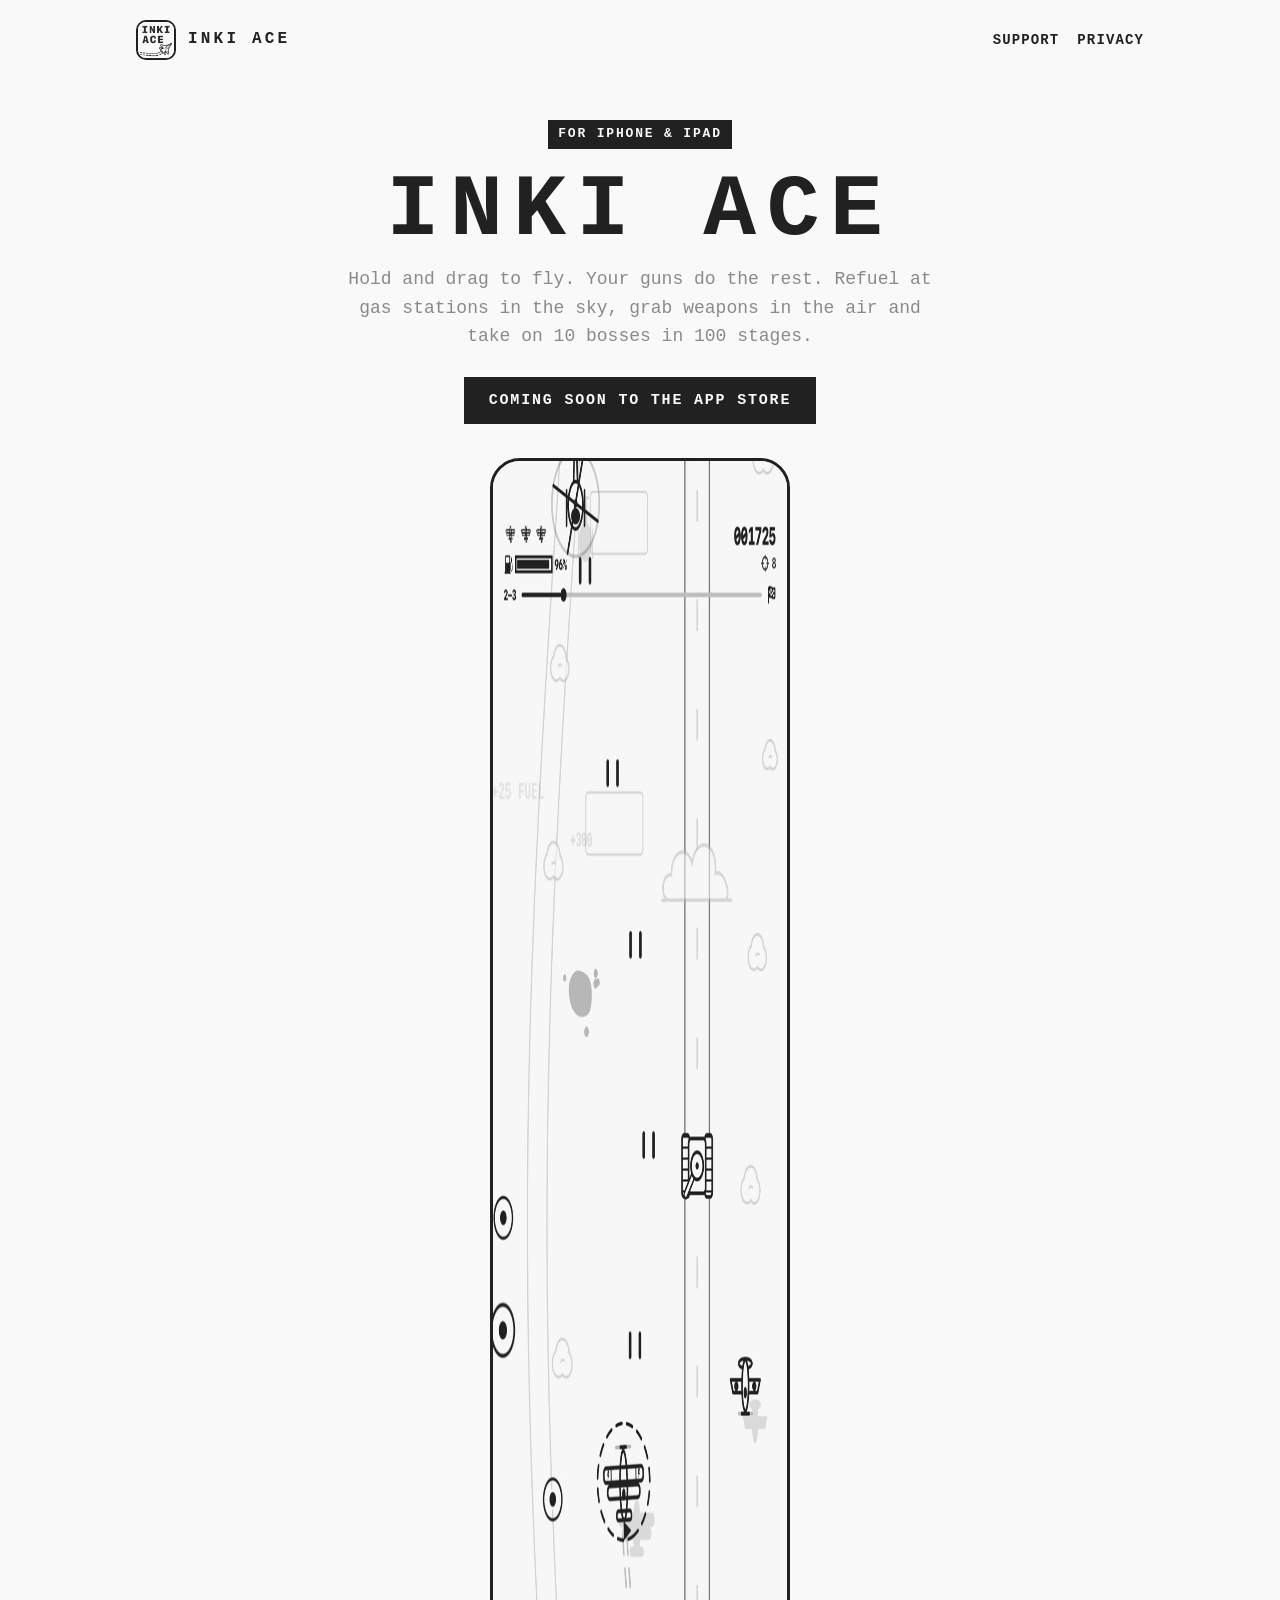
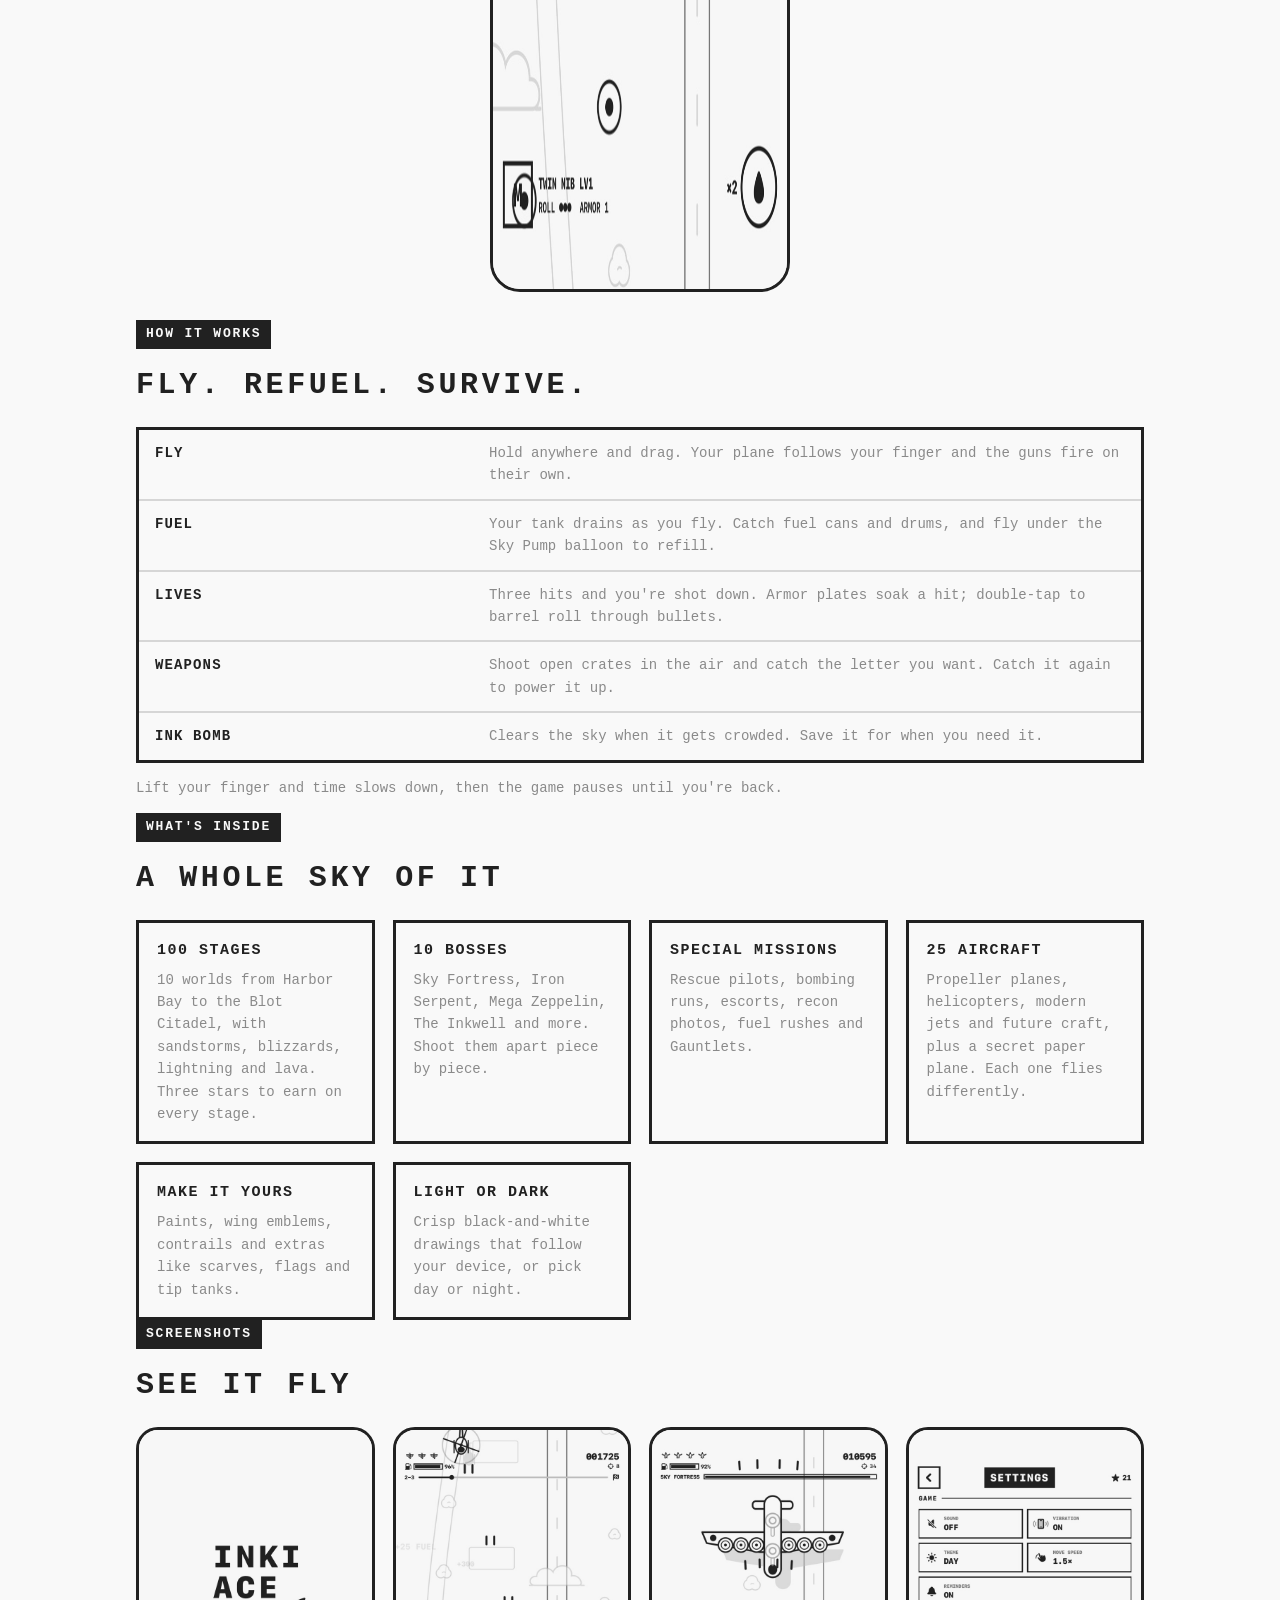
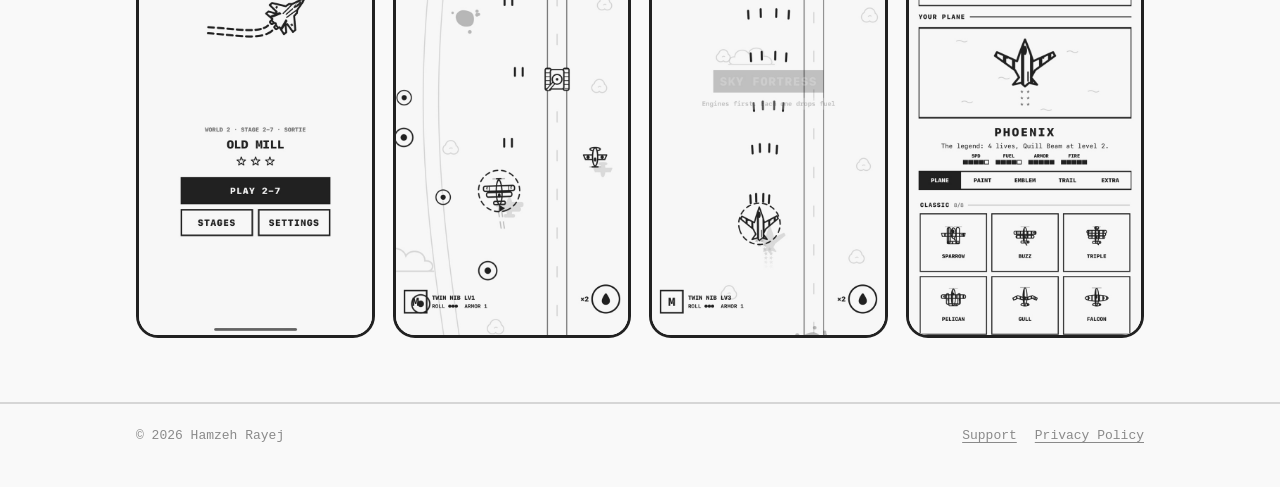
<file: index.html>
<!doctype html>
<html lang="en">
<head>
  <meta charset="utf-8">
  <meta name="viewport" content="width=device-width, initial-scale=1">
  <title>Inki Ace</title>
  <meta name="description" content="A black-and-white vertical plane shooter. Hold and drag to fly, refuel in the sky, grab weapons in the air and beat 10 bosses in 100 stages. For iPhone and iPad.">
  <meta property="og:title" content="Inki Ace: Arcade Doodle Plane Shooter">
  <meta property="og:description" content="Hold and drag to fly. Your guns do the rest. For iPhone and iPad.">
  <meta property="og:image" content="assets/02-fly-and-shoot.jpg">
  <link rel="icon" href="assets/icon.png">
  <link rel="apple-touch-icon" href="assets/apple-touch-icon.png">
  <link rel="stylesheet" href="style.css">
</head>
<body>
  <header class="wrap top">
    <a class="brand" href="./"><img src="assets/icon.png" alt=""><span>INKI ACE</span></a>
    <nav><a href="support.html">SUPPORT</a><a href="privacy.html">PRIVACY</a></nav>
  </header>

  <main>
    <div class="wrap hero">
      <span class="tag">FOR IPHONE &amp; IPAD</span>
      <h1>INKI ACE</h1>
      <p class="lede">Hold and drag to fly. Your guns do the rest. Refuel at gas stations in the sky, grab weapons in the air and take on 10 bosses in 100 stages.</p>
      <!-- Once the game is live, swap this for:
           <a class="btn" href="https://apps.apple.com/app/idYOUR_APPLE_ID">DOWNLOAD ON THE APP STORE</a> -->
      <span class="btn" aria-disabled="true">COMING SOON TO THE APP STORE</span>
      <img class="phone" src="assets/02-fly-and-shoot.jpg" alt="Flying over a valley road, shooting a tank and a helicopter" width="660" height="1434">
    </div>

    <section class="wrap">
      <span class="tag">HOW IT WORKS</span>
      <h2>FLY. REFUEL. SURVIVE.</h2>
      <div class="rules">
        <div class="rule"><b>FLY</b><span>Hold anywhere and drag. Your plane follows your finger and the guns fire on their own.</span></div>
        <div class="rule"><b>FUEL</b><span>Your tank drains as you fly. Catch fuel cans and drums, and fly under the Sky Pump balloon to refill.</span></div>
        <div class="rule"><b>LIVES</b><span>Three hits and you're shot down. Armor plates soak a hit; double-tap to barrel roll through bullets.</span></div>
        <div class="rule"><b>WEAPONS</b><span>Shoot open crates in the air and catch the letter you want. Catch it again to power it up.</span></div>
        <div class="rule"><b>INK BOMB</b><span>Clears the sky when it gets crowded. Save it for when you need it.</span></div>
      </div>
      <p style="color:var(--faint);font-size:14px">Lift your finger and time slows down, then the game pauses until you're back.</p>
    </section>

    <section class="wrap">
      <span class="tag">WHAT'S INSIDE</span>
      <h2>A WHOLE SKY OF IT</h2>
      <div class="grid">
        <div class="card"><h3>100 STAGES</h3><p>10 worlds from Harbor Bay to the Blot Citadel, with sandstorms, blizzards, lightning and lava. Three stars to earn on every stage.</p></div>
        <div class="card"><h3>10 BOSSES</h3><p>Sky Fortress, Iron Serpent, Mega Zeppelin, The Inkwell and more. Shoot them apart piece by piece.</p></div>
        <div class="card"><h3>SPECIAL MISSIONS</h3><p>Rescue pilots, bombing runs, escorts, recon photos, fuel rushes and Gauntlets.</p></div>
        <div class="card"><h3>25 AIRCRAFT</h3><p>Propeller planes, helicopters, modern jets and future craft, plus a secret paper plane. Each one flies differently.</p></div>
        <div class="card"><h3>MAKE IT YOURS</h3><p>Paints, wing emblems, contrails and extras like scarves, flags and tip tanks.</p></div>
        <div class="card"><h3>LIGHT OR DARK</h3><p>Crisp black-and-white drawings that follow your device, or pick day or night.</p></div>
      </div>
    </section>

    <section class="wrap">
      <span class="tag">SCREENSHOTS</span>
      <h2>SEE IT FLY</h2>
      <div class="shots">
        <img src="assets/01-home.jpg" alt="The Inki Ace home page" loading="lazy" width="660" height="1434">
        <img src="assets/02-fly-and-shoot.jpg" alt="Shooting a tank and a helicopter" loading="lazy" width="660" height="1434">
        <img src="assets/03-boss-fight.jpg" alt="The Sky Fortress boss" loading="lazy" width="660" height="1434">
        <img src="assets/04-your-plane.jpg" alt="Settings with the Phoenix plane" loading="lazy" width="660" height="1434">
      </div>
    </section>
  </main>

  <footer>
    <div class="wrap">
      <span>© 2026 Hamzeh Rayej</span>
      <nav><a href="support.html">Support</a><a href="privacy.html">Privacy Policy</a></nav>
    </div>
  </footer>
</body>
</html>
</file>
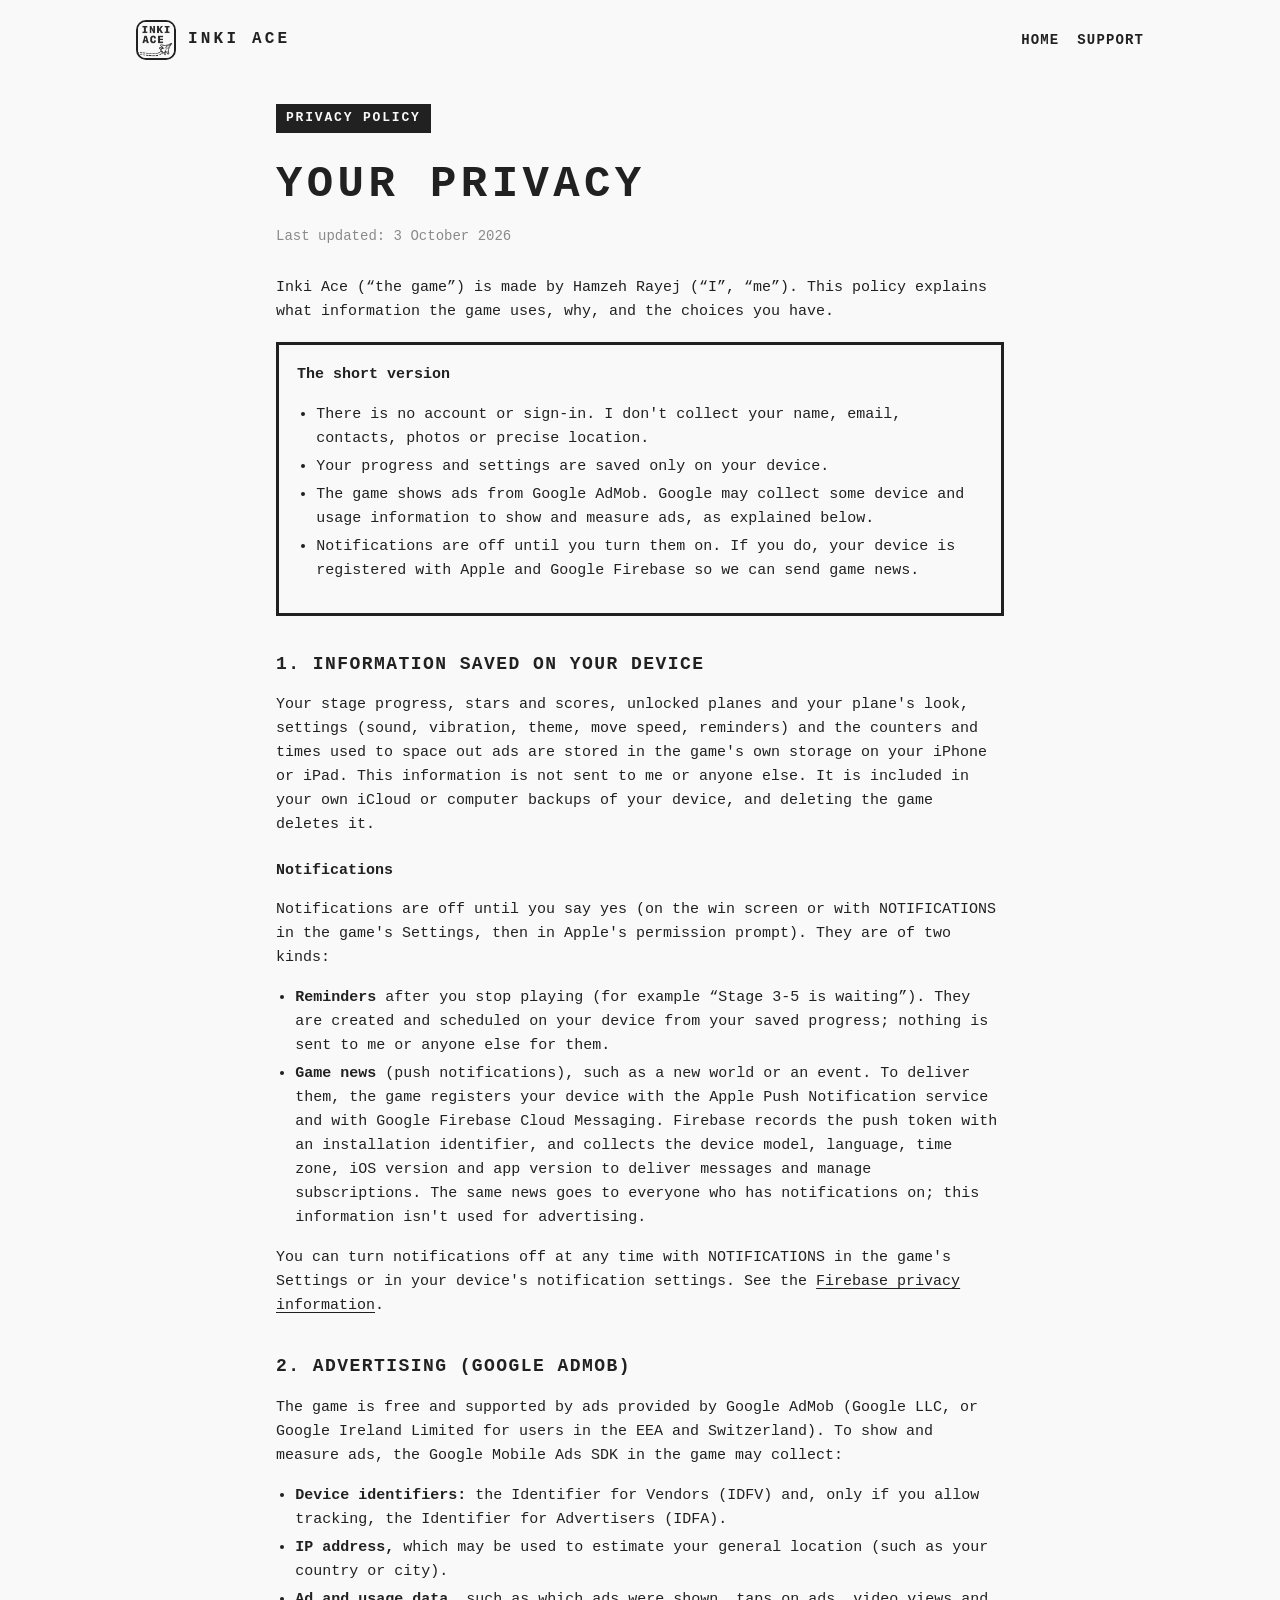
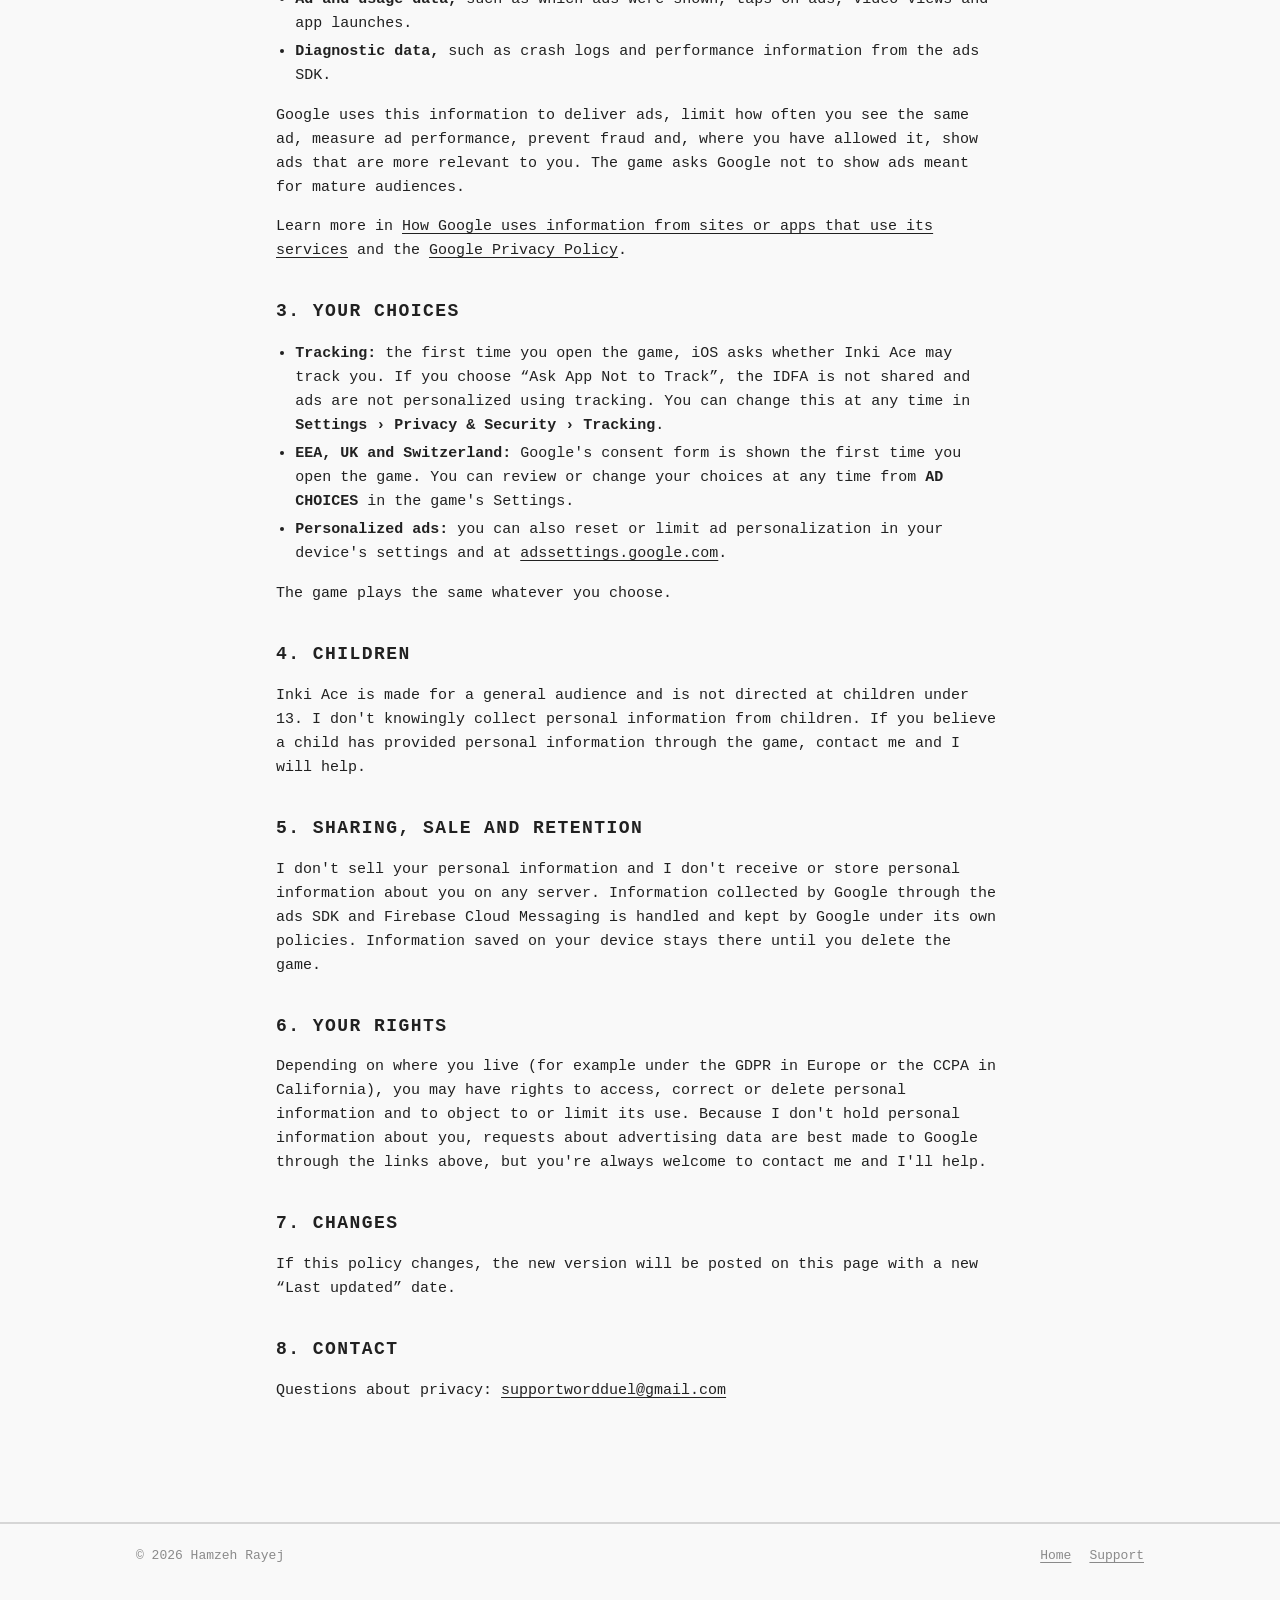
<file: privacy.html>
<!doctype html>
<html lang="en">
<head>
  <meta charset="utf-8">
  <meta name="viewport" content="width=device-width, initial-scale=1">
  <title>Inki Ace Privacy Policy</title>
  <meta name="description" content="How Inki Ace handles your information: progress stays on your device; ads are provided by Google AdMob.">
  <link rel="icon" href="assets/icon.png">
  <link rel="apple-touch-icon" href="assets/apple-touch-icon.png">
  <link rel="stylesheet" href="style.css">
</head>
<body>
  <header class="wrap top">
    <a class="brand" href="./"><img src="assets/icon.png" alt=""><span>INKI ACE</span></a>
    <nav><a href="./">HOME</a><a href="support.html">SUPPORT</a></nav>
  </header>

  <main class="wrap narrow page">
    <span class="tag">PRIVACY POLICY</span>
    <h1>YOUR PRIVACY</h1>
    <p class="meta">Last updated: 3 October 2026</p>

    <p>Inki Ace (“the game”) is made by Hamzeh Rayej (“I”, “me”). This policy explains what information the game uses, why, and the choices you have.</p>

    <div class="note">
      <p><b>The short version</b></p>
      <ul>
        <li>There is no account or sign-in. I don't collect your name, email, contacts, photos or precise location.</li>
        <li>Your progress and settings are saved only on your device.</li>
        <li>The game shows ads from Google AdMob. Google may collect some device and usage information to show and measure ads, as explained below.</li>
        <li>Notifications are off until you turn them on. If you do, your device is registered with Apple and Google Firebase so we can send game news.</li>
      </ul>
    </div>

    <h2>1. INFORMATION SAVED ON YOUR DEVICE</h2>
    <p>Your stage progress, stars and scores, unlocked planes and your plane's look, settings (sound, vibration, theme, move speed, reminders) and the counters and times used to space out ads are stored in the game's own storage on your iPhone or iPad. This information is not sent to me or anyone else. It is included in your own iCloud or computer backups of your device, and deleting the game deletes it.</p>

    <h3>Notifications</h3>
    <p>Notifications are off until you say yes (on the win screen or with NOTIFICATIONS in the game's Settings, then in Apple's permission prompt). They are of two kinds:</p>
    <ul>
      <li><b>Reminders</b> after you stop playing (for example “Stage 3-5 is waiting”). They are created and scheduled on your device from your saved progress; nothing is sent to me or anyone else for them.</li>
      <li><b>Game news</b> (push notifications), such as a new world or an event. To deliver them, the game registers your device with the Apple Push Notification service and with Google Firebase Cloud Messaging. Firebase records the push token with an installation identifier, and collects the device model, language, time zone, iOS version and app version to deliver messages and manage subscriptions. The same news goes to everyone who has notifications on; this information isn't used for advertising.</li>
    </ul>
    <p>You can turn notifications off at any time with NOTIFICATIONS in the game's Settings or in your device's notification settings. See the <a href="https://firebase.google.com/support/privacy">Firebase privacy information</a>.</p>

    <h2>2. ADVERTISING (GOOGLE ADMOB)</h2>
    <p>The game is free and supported by ads provided by Google AdMob (Google LLC, or Google Ireland Limited for users in the EEA and Switzerland). To show and measure ads, the Google Mobile Ads SDK in the game may collect:</p>
    <ul>
      <li><b>Device identifiers:</b> the Identifier for Vendors (IDFV) and, only if you allow tracking, the Identifier for Advertisers (IDFA).</li>
      <li><b>IP address,</b> which may be used to estimate your general location (such as your country or city).</li>
      <li><b>Ad and usage data,</b> such as which ads were shown, taps on ads, video views and app launches.</li>
      <li><b>Diagnostic data,</b> such as crash logs and performance information from the ads SDK.</li>
    </ul>
    <p>Google uses this information to deliver ads, limit how often you see the same ad, measure ad performance, prevent fraud and, where you have allowed it, show ads that are more relevant to you. The game asks Google not to show ads meant for mature audiences.</p>
    <p>Learn more in <a href="https://policies.google.com/technologies/partner-sites">How Google uses information from sites or apps that use its services</a> and the <a href="https://policies.google.com/privacy">Google Privacy Policy</a>.</p>

    <h2>3. YOUR CHOICES</h2>
    <ul>
      <li><b>Tracking:</b> the first time you open the game, iOS asks whether Inki Ace may track you. If you choose “Ask App Not to Track”, the IDFA is not shared and ads are not personalized using tracking. You can change this at any time in <b>Settings › Privacy &amp; Security › Tracking</b>.</li>
      <li><b>EEA, UK and Switzerland:</b> Google's consent form is shown the first time you open the game. You can review or change your choices at any time from <b>AD CHOICES</b> in the game's Settings.</li>
      <li><b>Personalized ads:</b> you can also reset or limit ad personalization in your device's settings and at <a href="https://adssettings.google.com">adssettings.google.com</a>.</li>
    </ul>
    <p>The game plays the same whatever you choose.</p>

    <h2>4. CHILDREN</h2>
    <p>Inki Ace is made for a general audience and is not directed at children under 13. I don't knowingly collect personal information from children. If you believe a child has provided personal information through the game, contact me and I will help.</p>

    <h2>5. SHARING, SALE AND RETENTION</h2>
    <p>I don't sell your personal information and I don't receive or store personal information about you on any server. Information collected by Google through the ads SDK and Firebase Cloud Messaging is handled and kept by Google under its own policies. Information saved on your device stays there until you delete the game.</p>

    <h2>6. YOUR RIGHTS</h2>
    <p>Depending on where you live (for example under the GDPR in Europe or the CCPA in California), you may have rights to access, correct or delete personal information and to object to or limit its use. Because I don't hold personal information about you, requests about advertising data are best made to Google through the links above, but you're always welcome to contact me and I'll help.</p>

    <h2>7. CHANGES</h2>
    <p>If this policy changes, the new version will be posted on this page with a new “Last updated” date.</p>

    <h2>8. CONTACT</h2>
    <p>Questions about privacy: <a href="mailto:supportwordduel@gmail.com?subject=Inki%20Ace%20privacy">supportwordduel@gmail.com</a></p>
  </main>

  <footer>
    <div class="wrap">
      <span>© 2026 Hamzeh Rayej</span>
      <nav><a href="./">Home</a><a href="support.html">Support</a></nav>
    </div>
  </footer>
</body>
</html>
</file>
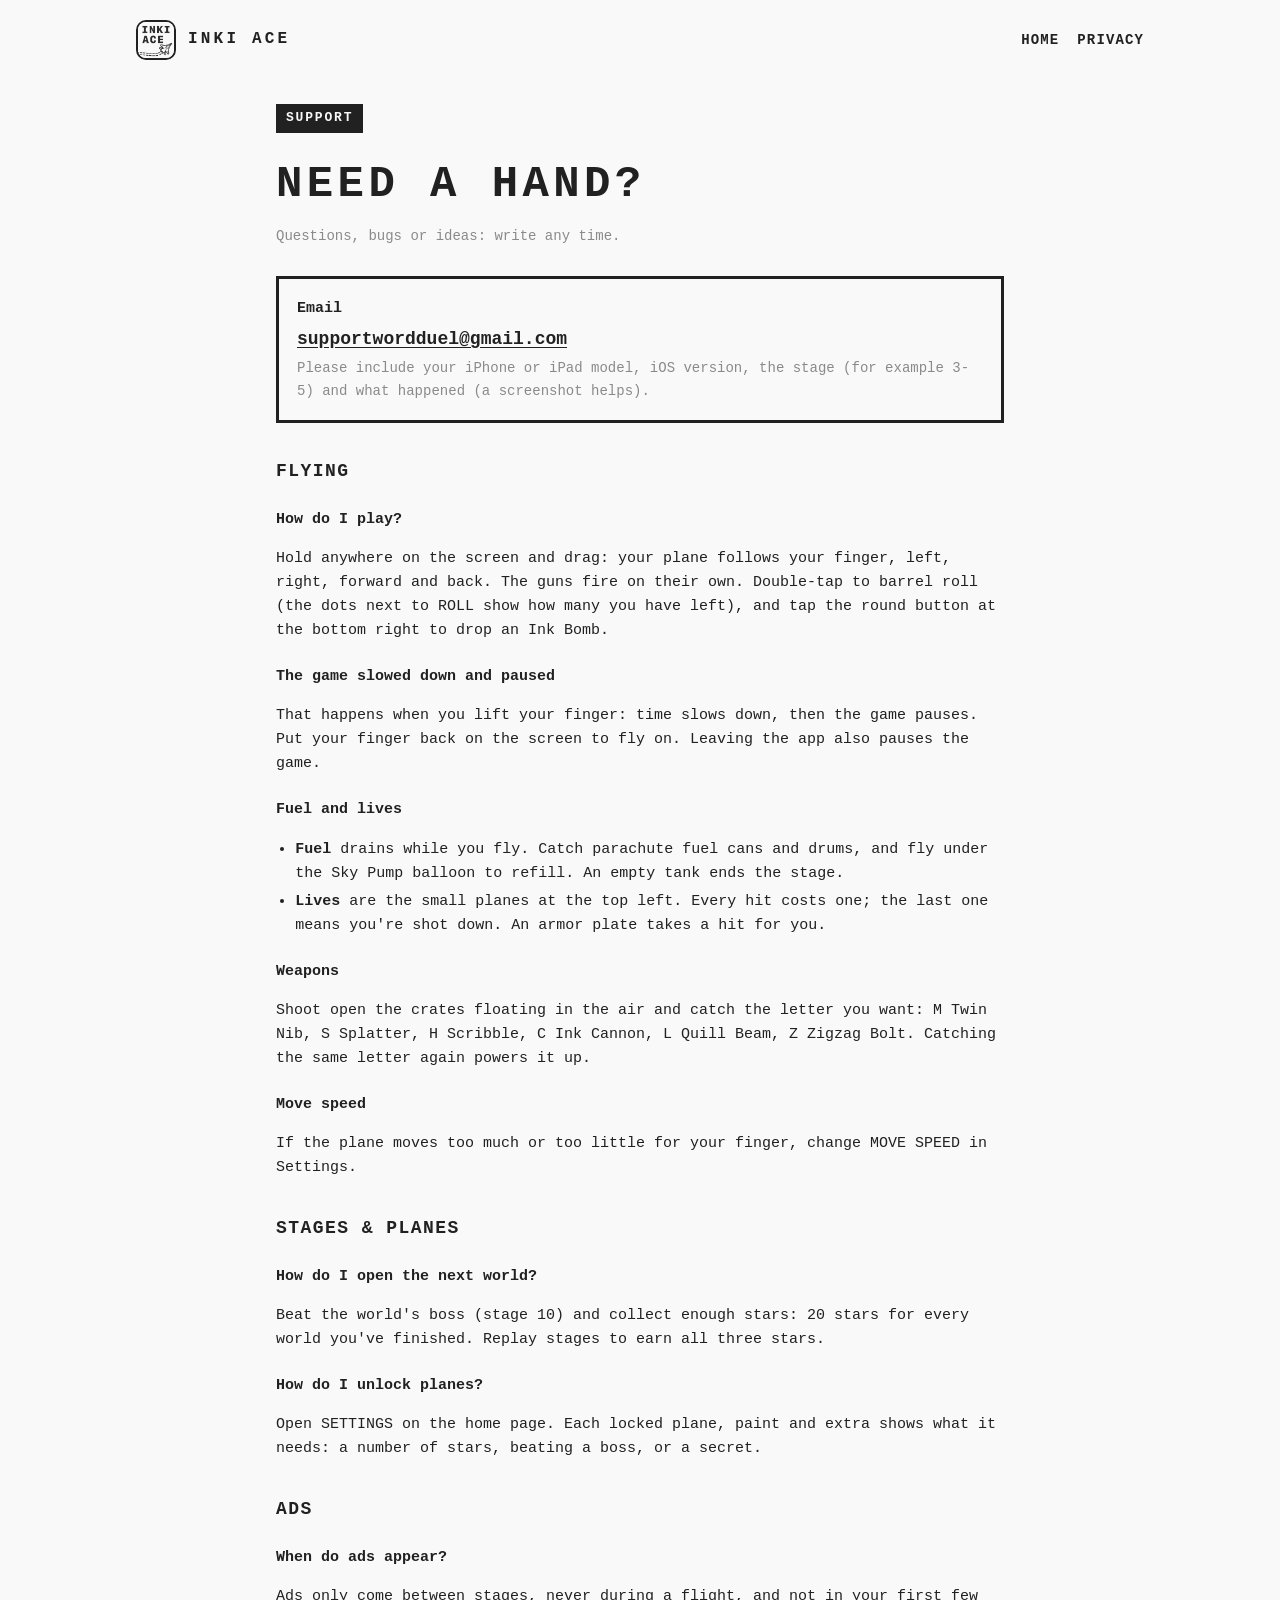
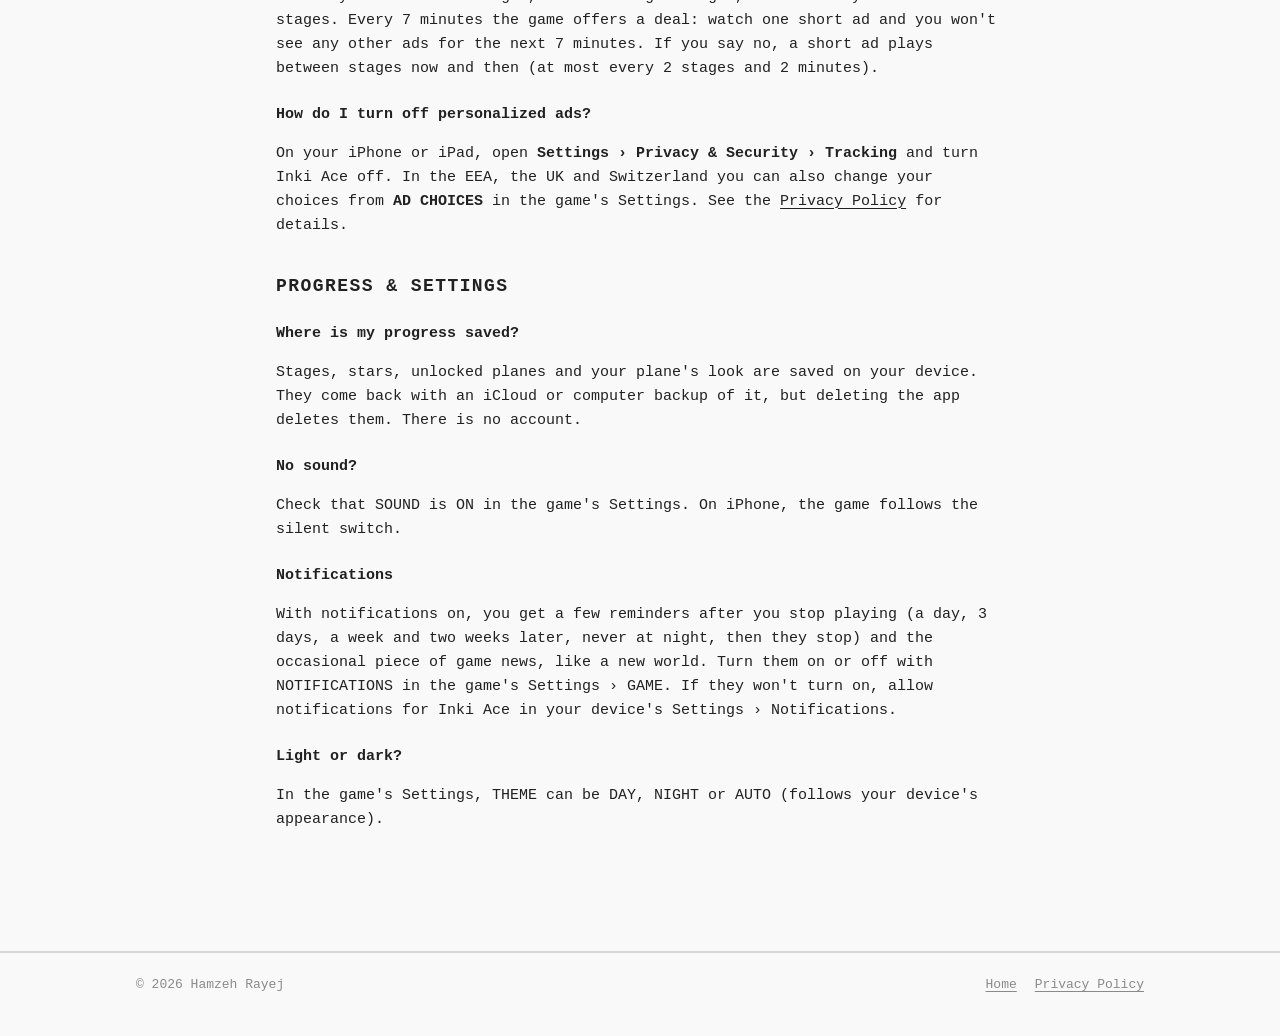
<file: support.html>
<!doctype html>
<html lang="en">
<head>
  <meta charset="utf-8">
  <meta name="viewport" content="width=device-width, initial-scale=1">
  <title>Inki Ace Support</title>
  <meta name="description" content="Help with Inki Ace: how to fly, fuel, lives, weapons, ads, progress and how to contact us.">
  <link rel="icon" href="assets/icon.png">
  <link rel="apple-touch-icon" href="assets/apple-touch-icon.png">
  <link rel="stylesheet" href="style.css">
</head>
<body>
  <header class="wrap top">
    <a class="brand" href="./"><img src="assets/icon.png" alt=""><span>INKI ACE</span></a>
    <nav><a href="./">HOME</a><a href="privacy.html">PRIVACY</a></nav>
  </header>

  <main class="wrap narrow page">
    <span class="tag">SUPPORT</span>
    <h1>NEED A HAND?</h1>
    <p class="meta">Questions, bugs or ideas: write any time.</p>

    <div class="note">
      <p><b>Email</b></p>
      <p><a class="mail" href="mailto:supportwordduel@gmail.com?subject=Inki%20Ace">supportwordduel@gmail.com</a></p>
      <p style="color:var(--faint);font-size:14px">Please include your iPhone or iPad model, iOS version, the stage (for example 3-5) and what happened (a screenshot helps).</p>
    </div>

    <h2>FLYING</h2>
    <h3>How do I play?</h3>
    <p>Hold anywhere on the screen and drag: your plane follows your finger, left, right, forward and back. The guns fire on their own. Double-tap to barrel roll (the dots next to ROLL show how many you have left), and tap the round button at the bottom right to drop an Ink Bomb.</p>
    <h3>The game slowed down and paused</h3>
    <p>That happens when you lift your finger: time slows down, then the game pauses. Put your finger back on the screen to fly on. Leaving the app also pauses the game.</p>
    <h3>Fuel and lives</h3>
    <ul>
      <li><b>Fuel</b> drains while you fly. Catch parachute fuel cans and drums, and fly under the Sky Pump balloon to refill. An empty tank ends the stage.</li>
      <li><b>Lives</b> are the small planes at the top left. Every hit costs one; the last one means you're shot down. An armor plate takes a hit for you.</li>
    </ul>
    <h3>Weapons</h3>
    <p>Shoot open the crates floating in the air and catch the letter you want: M Twin Nib, S Splatter, H Scribble, C Ink Cannon, L Quill Beam, Z Zigzag Bolt. Catching the same letter again powers it up.</p>
    <h3>Move speed</h3>
    <p>If the plane moves too much or too little for your finger, change MOVE SPEED in Settings.</p>

    <h2>STAGES &amp; PLANES</h2>
    <h3>How do I open the next world?</h3>
    <p>Beat the world's boss (stage 10) and collect enough stars: 20 stars for every world you've finished. Replay stages to earn all three stars.</p>
    <h3>How do I unlock planes?</h3>
    <p>Open SETTINGS on the home page. Each locked plane, paint and extra shows what it needs: a number of stars, beating a boss, or a secret.</p>

    <h2>ADS</h2>
    <h3>When do ads appear?</h3>
    <p>Ads only come between stages, never during a flight, and not in your first few stages. Every 7 minutes the game offers a deal: watch one short ad and you won't see any other ads for the next 7 minutes. If you say no, a short ad plays between stages now and then (at most every 2 stages and 2 minutes).</p>
    <h3>How do I turn off personalized ads?</h3>
    <p>On your iPhone or iPad, open <b>Settings › Privacy &amp; Security › Tracking</b> and turn Inki Ace off. In the EEA, the UK and Switzerland you can also change your choices from <b>AD CHOICES</b> in the game's Settings. See the <a href="privacy.html">Privacy Policy</a> for details.</p>

    <h2>PROGRESS &amp; SETTINGS</h2>
    <h3>Where is my progress saved?</h3>
    <p>Stages, stars, unlocked planes and your plane's look are saved on your device. They come back with an iCloud or computer backup of it, but deleting the app deletes them. There is no account.</p>
    <h3>No sound?</h3>
    <p>Check that SOUND is ON in the game's Settings. On iPhone, the game follows the silent switch.</p>
    <h3>Notifications</h3>
    <p>With notifications on, you get a few reminders after you stop playing (a day, 3 days, a week and two weeks later, never at night, then they stop) and the occasional piece of game news, like a new world. Turn them on or off with NOTIFICATIONS in the game's Settings › GAME. If they won't turn on, allow notifications for Inki Ace in your device's Settings › Notifications.</p>
    <h3>Light or dark?</h3>
    <p>In the game's Settings, THEME can be DAY, NIGHT or AUTO (follows your device's appearance).</p>
  </main>

  <footer>
    <div class="wrap">
      <span>© 2026 Hamzeh Rayej</span>
      <nav><a href="./">Home</a><a href="privacy.html">Privacy Policy</a></nav>
    </div>
  </footer>
</body>
</html>
</file>
<file: style.css>
/* Inki Ace site: ink on paper, like the game (same look as the Inki Run site). */
:root {
  --paper: #f9f9f9;
  --ink: #212121;
  --faint: #8a8a8a;
  --line: #d6d6d6;
  --mono: ui-monospace, "SF Mono", SFMono-Regular, Menlo, Consolas, "Liberation Mono", monospace;
  color-scheme: light dark;
}
@media (prefers-color-scheme: dark) {
  :root { --paper: #141414; --ink: #efefef; --faint: #8f8f8f; --line: #333; }
}

* { box-sizing: border-box; }
html { -webkit-text-size-adjust: 100%; }
body {
  margin: 0;
  background: var(--paper);
  color: var(--ink);
  font: 16px/1.6 var(--mono);
}
a { color: inherit; text-underline-offset: 3px; }
img, video { max-width: 100%; display: block; }

.wrap { max-width: 1040px; margin: 0 auto; padding: 0 16px; }
.narrow { max-width: 760px; }

/* Header */
.top { display: flex; align-items: center; justify-content: space-between; gap: 16px; padding: 20px 16px; }
.brand { display: flex; align-items: center; gap: 12px; text-decoration: none; font-weight: 800; letter-spacing: 0.2em; }
.brand img { width: 40px; height: 40px; border-radius: 10px; border: 2px solid var(--ink); }
.top nav { display: flex; gap: 18px; font-size: 14px; font-weight: 700; letter-spacing: 0.08em; }
.top nav a { text-decoration: none; }
.top nav a:hover { text-decoration: underline; }

/* Ink box, like the in-game tags and captions */
.tag {
  display: inline-block;
  background: var(--ink);
  color: var(--paper);
  font-weight: 800;
  letter-spacing: 0.14em;
  padding: 4px 10px;
  font-size: 13px;
}

/* Hero */
.hero { padding: 40px 16px 28px; text-align: center; }
.hero h1 { font-size: clamp(40px, 9vw, 88px); line-height: 1; letter-spacing: 0.12em; margin: 18px 0 10px; font-weight: 800; }
.hero .lede { color: var(--faint); font-size: clamp(15px, 2.4vw, 18px); margin: 0 auto 26px; max-width: 34em; }
.btn {
  display: inline-flex; align-items: center; gap: 10px;
  border: 3px solid var(--ink); background: var(--ink); color: var(--paper);
  padding: 12px 22px; font: 800 15px var(--mono); letter-spacing: 0.12em; text-decoration: none;
}
.btn.ghost { background: transparent; color: var(--ink); }
.btn[aria-disabled="true"] { cursor: default; }

.frame { border: 3px solid var(--ink); background: var(--paper); }
.video { margin: 34px auto 0; aspect-ratio: 1280 / 592; }
.video video { width: 100%; height: 100%; object-fit: cover; }

/* Sections */
section { margin-top: 64px; }
section > h2 { font-size: clamp(22px, 4vw, 30px); letter-spacing: 0.12em; margin: 12px 0 18px; }
.grid { display: grid; gap: 18px; grid-template-columns: repeat(auto-fit, minmax(230px, 1fr)); }
.card { border: 3px solid var(--ink); padding: 16px 18px; }
.card h3 { margin: 0 0 6px; font-size: 15px; letter-spacing: 0.1em; }
.card p { margin: 0; color: var(--faint); font-size: 14px; }

.rules { display: grid; gap: 0; border: 3px solid var(--ink); }
.rule { display: grid; grid-template-columns: minmax(120px, 1fr) 2fr; border-top: 2px solid var(--line); }
.rule:first-child { border-top: 0; }
.rule b, .rule span { padding: 12px 16px; }
.rule b { letter-spacing: 0.08em; font-size: 14px; }
.rule span { color: var(--faint); font-size: 14px; }

.shots { display: grid; gap: 18px; grid-template-columns: repeat(auto-fit, minmax(190px, 1fr)); }
.shots img { width: 100%; height: auto; border: 3px solid var(--ink); border-radius: 22px; }
.hero .phone { width: min(300px, 72vw); margin: 34px auto 0; border: 3px solid var(--ink); border-radius: 30px; }

/* Text pages */
.page { padding: 24px 16px 40px; }
.page h1 { font-size: clamp(28px, 6vw, 44px); letter-spacing: 0.1em; margin: 16px 0 6px; }
.page .meta { color: var(--faint); font-size: 14px; margin: 0 0 28px; }
.page h2 { font-size: 18px; letter-spacing: 0.08em; margin: 34px 0 8px; }
.page h3 { font-size: 15px; margin: 22px 0 4px; }
.page p, .page li { font-size: 15px; }
.page ul { padding-left: 1.2em; }
.page li { margin: 4px 0; }
.note { border: 3px solid var(--ink); padding: 14px 18px; margin: 18px 0; }
.note p { margin: 4px 0; }
.mail { font-weight: 800; font-size: 18px; word-break: break-all; }

footer { border-top: 2px solid var(--line); margin-top: 64px; padding: 22px 0 40px; color: var(--faint); font-size: 13px; }
footer .wrap { display: flex; flex-wrap: wrap; gap: 8px 22px; justify-content: space-between; }
footer nav { display: flex; gap: 18px; }

@media (max-width: 520px) {
  .top nav { gap: 12px; font-size: 13px; }
  .brand span { display: none; }
  .rule { grid-template-columns: 1fr; }
  .rule span { padding-top: 0; }
}
</file>
